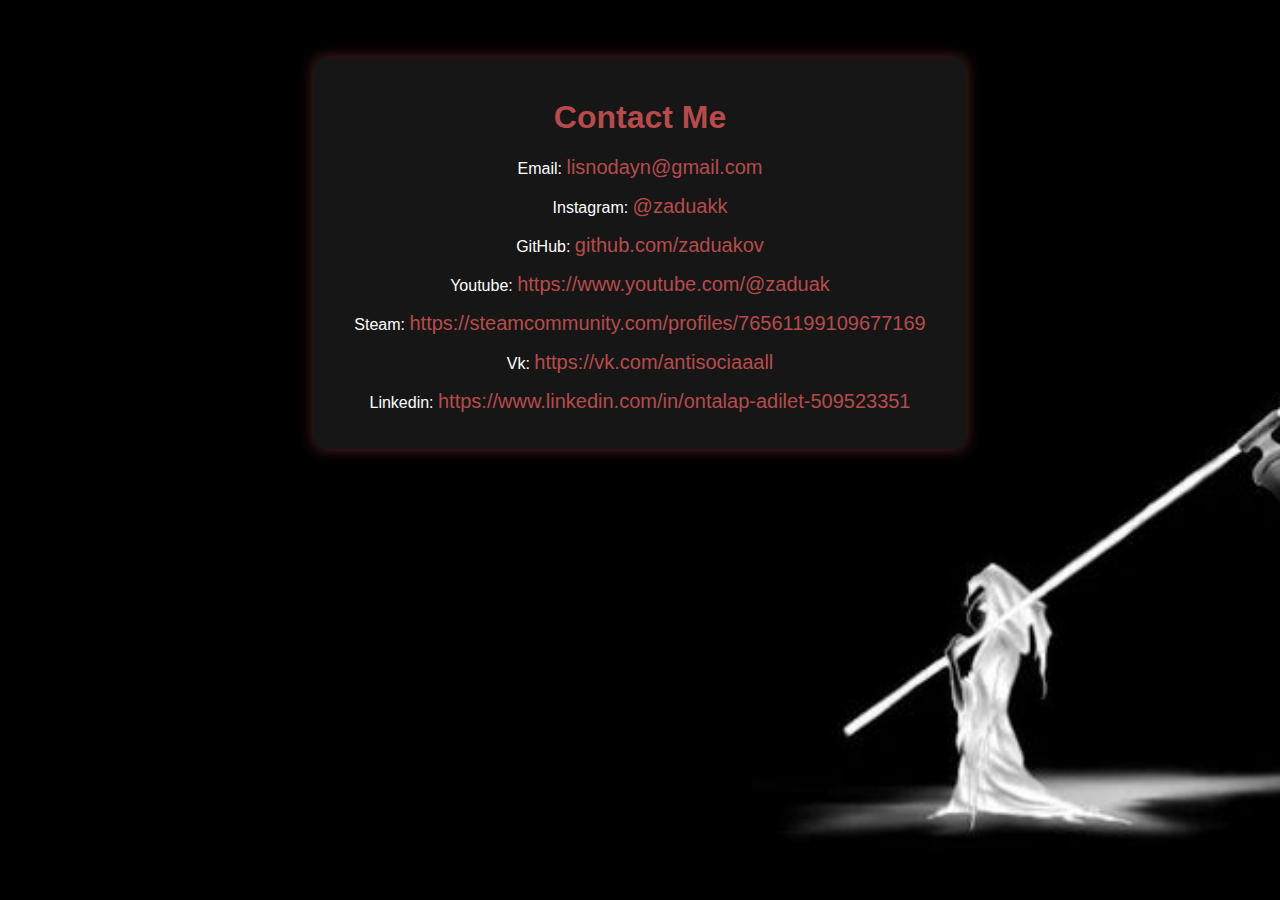
<file: contact.html>
<!DOCTYPE html>
<html lang="en">
<head>
    <meta charset="UTF-8">
    <meta name="viewport" content="width=device-width, initial-scale=1.0">
    <title>My Contacts</title>
    <style>
        body {
            background: url('img/c474eb0e0ac441251a43e338ca71f5b8.jpg') no-repeat center center fixed;
            background-size: cover;
            color: white;
            font-family: Arial, sans-serif;
            text-align: center;
            padding-top: 50px;
        }
        h1 {
            color: #b74b4b;
            margin-bottom: 20px;
        }
        a {
            color: #b74b4b;
            text-decoration: none;
            font-size: 20px;
        }
        a:hover {
            text-decoration: underline;
        }
        .contact-box {
            background: rgba(26, 26, 26, 0.85);
            display: inline-block;
            padding: 20px 40px;
            border-radius: 10px;
            box-shadow: 0 0 15px rgba(183, 75, 75, 0.5);
        }
    </style>
</head>
<body>
    <div class="contact-box">
        <h1>Contact Me</h1>
        <p>Email: <a href="mailto:lisnodayn@gmail.com">lisnodayn@gmail.com</a></p>
        <p>Instagram: <a href="https://instagram.com/zaduakkk" target="_blank">@zaduakk</a></p>
        <p>GitHub: <a href="https://github.com/zaduakov" target="_blank">github.com/zaduakov</a></p>
        <p>Youtube: <a href="https://www.youtube.com/@zaduak" target="_blank">https://www.youtube.com/@zaduak</a></p>
        <p>Steam: <a href="https://steamcommunity.com/profiles/76561199109677169" target="_blank">https://steamcommunity.com/profiles/76561199109677169</a></p>
        <p>Vk: <a href="https://vk.com/antisociaaall" target="_blank">https://vk.com/antisociaaall</a></p>
        <p>Linkedin: <a href="https://www.linkedin.com/in/ontalap-adilet-509523351" target="_blank">https://www.linkedin.com/in/ontalap-adilet-509523351</a></p>
    </div>
</body>
</html>
</file>
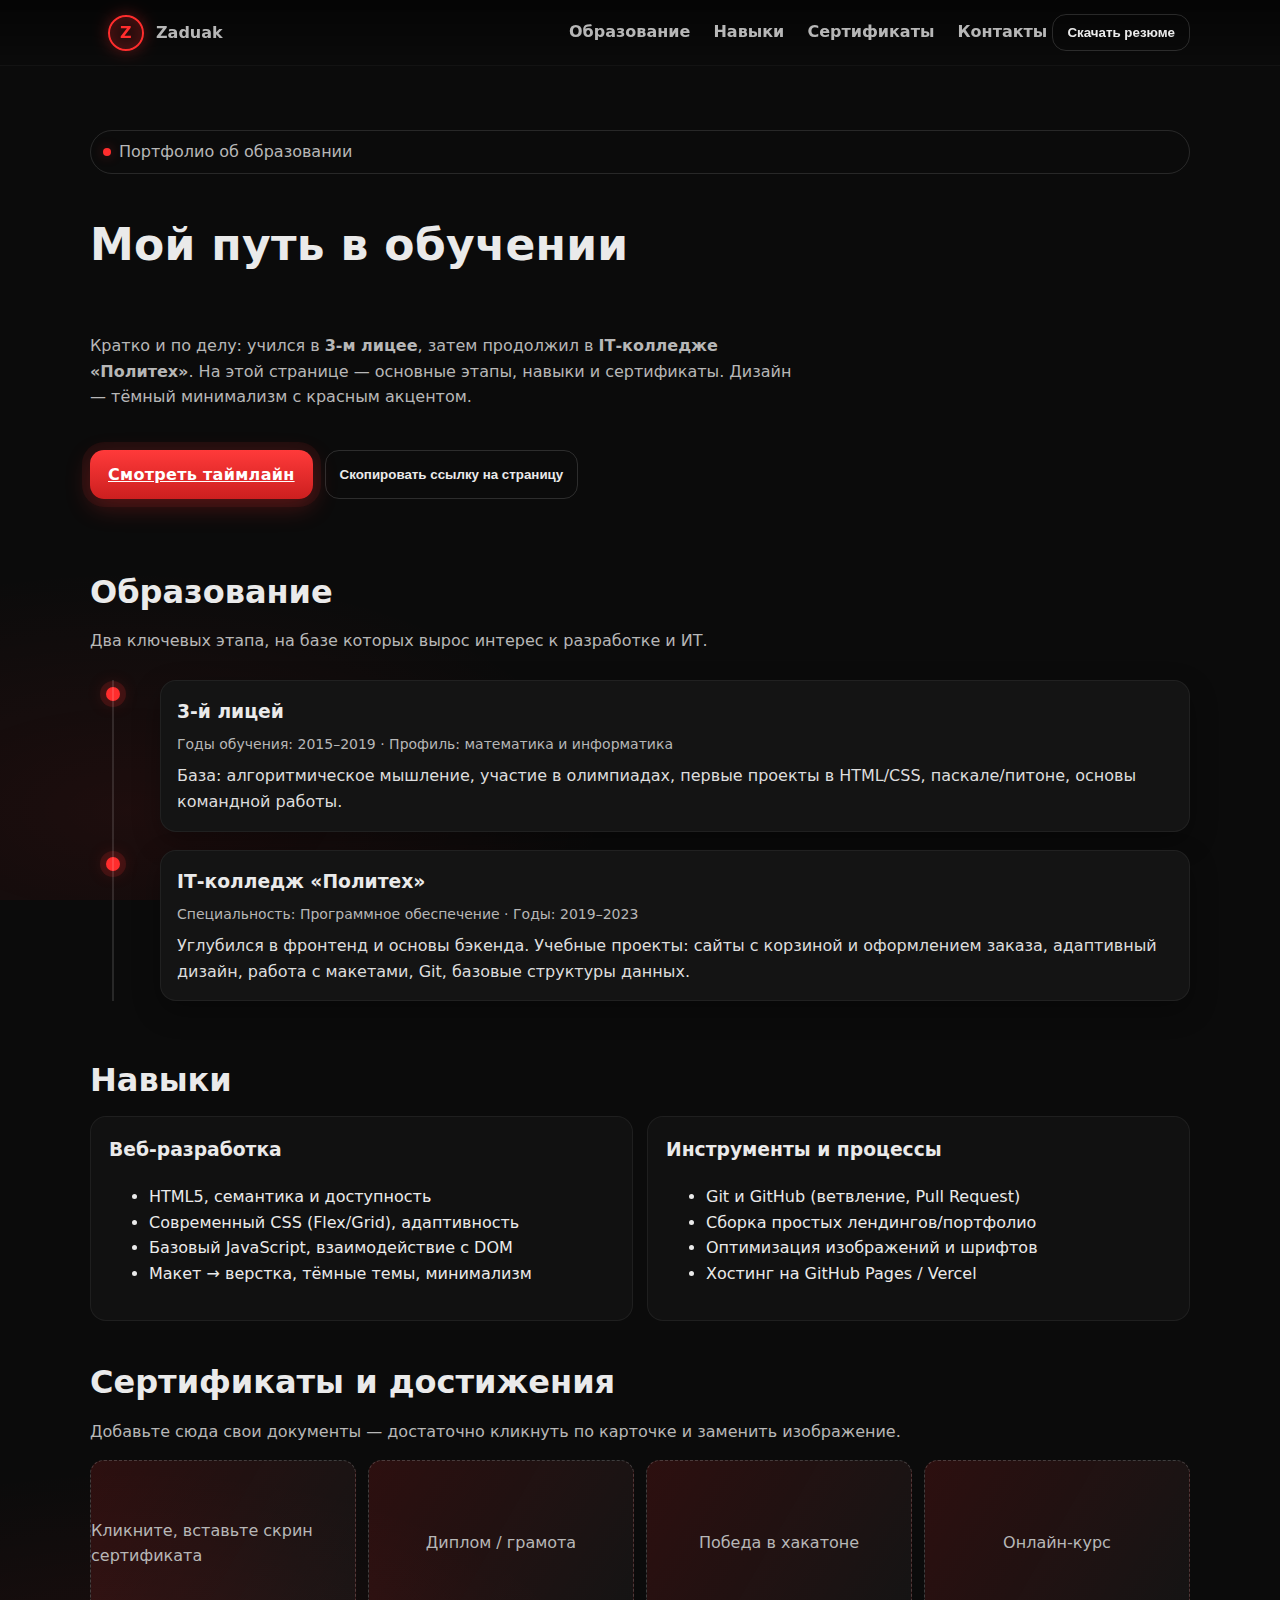
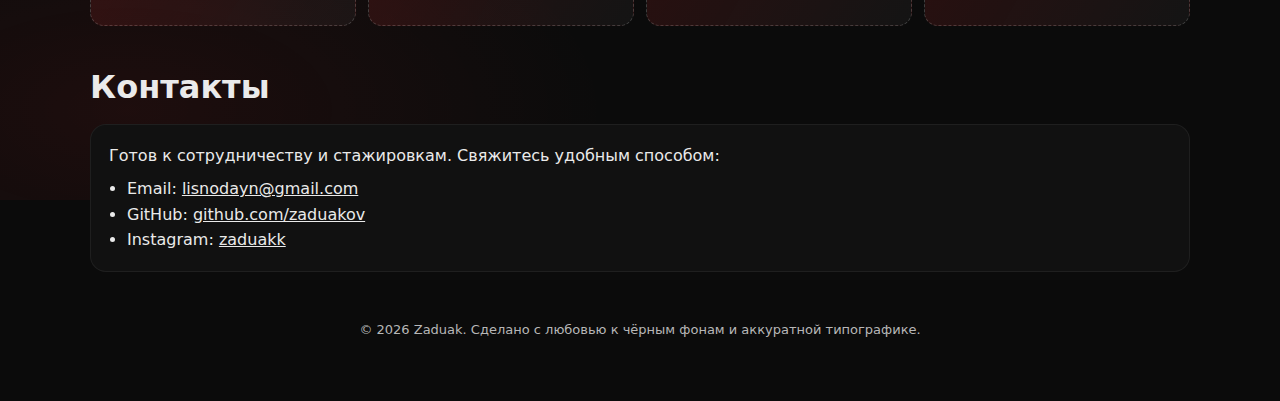
<file: Education.html>
<!DOCTYPE html>
<html lang="ru">
<head>
  <meta charset="UTF-8" />
  <meta name="viewport" content="width=device-width, initial-scale=1" />
  <title>Образование — Zaduak</title>
  <style>
    :root {
      --bg: #0b0b0b;         /* очень тёмный фон */
      --bg-soft: #111;       /* карточки/блоки */
      --text: #eaeaea;       /* базовый текст */
      --muted: #b7b7b7;      /* вторичный текст */
      --accent: #ff2d2d;     /* красный акцент под ваш бренд */
      --ring: rgba(255,45,45,.35);
      --card: #141414;
    }

    * { box-sizing: border-box; }
    html, body { height: 100%; }
    body {
      margin: 0;
      font-family: system-ui, -apple-system, Segoe UI, Roboto, Ubuntu, Cantarell, "Noto Sans", "Helvetica Neue", Arial, "Apple Color Emoji", "Segoe UI Emoji";
      background: radial-gradient(1200px 600px at 10% 90%, rgba(255,45,45,.08), transparent 40%) , var(--bg);
      color: var(--text);
      line-height: 1.6;
    }

    .container { width: min(1100px, 92%); margin: 0 auto; }

    header {
      position: sticky; top: 0; z-index: 10;
      backdrop-filter: blur(6px);
      background: linear-gradient(180deg, rgba(0,0,0,.55), rgba(0,0,0,.25) 60%, transparent);
      border-bottom: 1px solid rgba(255,255,255,.06);
    }

    .nav {
      display: flex; align-items: center; justify-content: space-between;
      padding: 14px 0;
    }
    .brand { display: flex; gap: 12px; align-items: center; text-decoration: none; color: var(--text); }
    .brand-logo {
      width: 36px; height: 36px; border-radius: 50%;
      border: 2px solid var(--accent);
      display: grid; place-items: center; font-weight: 800; letter-spacing: .5px; color: var(--accent);
      box-shadow: 0 0 24px var(--ring) inset, 0 0 16px var(--ring);
    }
    .nav a { color: var(--muted); text-decoration: none; margin-left: 18px; font-weight: 600; }
    .nav a:hover { color: var(--text); }

    .ghost-btn {
      background: transparent; border: 1px solid rgba(255,255,255,.14); color: var(--text);
      padding: 10px 14px; border-radius: 14px; cursor: pointer; font-weight: 600;
    }
    .ghost-btn:hover { border-color: rgba(255,255,255,.28); box-shadow: 0 0 0 6px rgba(255,255,255,.06) }

    .hero { display: grid; gap: 18px; padding: 64px 0 40px; }
    .title {
      font-size: clamp(28px, 5vw, 44px);
      line-height: 1.1;
      font-weight: 900;
      letter-spacing: .3px;
    }
    .subtitle { color: var(--muted); max-width: 720px; }

    .cta-row { display: flex; gap: 12px; flex-wrap: wrap; margin-top: 6px; }
    .btn {
      background: linear-gradient(180deg, #ff3a3a, #cc1f1f);
      color: #fff; border: none; padding: 12px 18px; border-radius: 14px; cursor: pointer;
      font-weight: 700; letter-spacing: .3px;
      box-shadow: 0 8px 24px rgba(255,45,45,.25), 0 0 0 8px rgba(255,45,45,.08);
    }
    .btn:hover { transform: translateY(-1px); }

    .section { padding: 28px 0 8px; }
    .section h2 { font-size: clamp(22px, 4vw, 32px); margin: 0 0 10px; }
    .section p.lead { color: var(--muted); margin-top: 0; }

    /* Таймлайн */
    .timeline { position: relative; margin: 26px 0 18px; }
    .timeline::before {
      content: ""; position: absolute; left: 22px; top: 0; bottom: 0; width: 2px; background: rgba(255,255,255,.12);
    }
    .t-item { display: grid; grid-template-columns: 56px 1fr; gap: 14px; margin-bottom: 18px; }
    .t-dot {
      width: 14px; height: 14px; border-radius: 50%; background: var(--accent);
      box-shadow: 0 0 0 6px rgba(255,45,45,.15), 0 0 18px var(--ring);
      margin: 7px 0 0 16px;
    }
    .t-card {
      background: var(--card); border: 1px solid rgba(255,255,255,.06); border-radius: 16px;
      padding: 16px; box-shadow: 0 10px 28px rgba(0,0,0,.3);
    }
    .t-title { font-weight: 800; margin: 0 0 6px; }
    .t-meta { color: var(--muted); font-size: 14px; margin-bottom: 8px; }
    .t-desc { margin: 0; color: #ddd; }

    .grid {
      display: grid; gap: 14px; grid-template-columns: repeat(12, 1fr);
    }
    .col-6 { grid-column: span 6; }
    .col-12 { grid-column: span 12; }
    @media (max-width: 820px) { .col-6 { grid-column: span 12; } }

    .card {
      background: var(--bg-soft); border: 1px solid rgba(255,255,255,.06); border-radius: 16px; padding: 18px;
    }

    footer { padding: 40px 0 60px; color: var(--muted); text-align: center; }
    .small { font-size: 13px; }

    /* Галерея сертификатов (плейсхолдеры) */
    .certs { display: grid; grid-template-columns: repeat(auto-fit, minmax(220px, 1fr)); gap: 12px; }
    .cert { aspect-ratio: 16/10; border-radius: 14px; background: linear-gradient(120deg, rgba(255,45,45,.14), rgba(255,255,255,.04)); border: 1px dashed rgba(255,255,255,.18); display: grid; place-items: center; color: var(--muted); }

    .chip { display: inline-flex; gap: 8px; align-items: center; padding: 8px 12px; border: 1px solid rgba(255,255,255,.12); border-radius: 999px; color: var(--muted); }
    .chip i { width: 8px; height: 8px; border-radius: 50%; background: var(--accent); box-shadow: 0 0 12px var(--ring); }
  </style>
</head>
<body>
  <header>
    <div class="container nav">
      <a class="brand" href="#top">
        <span class="brand-logo">Z</span>
        <strong>Zaduak</strong>
      </a>
      <nav>
        <a href="#education">Образование</a>
        <a href="#skills">Навыки</a>
        <a href="#certificates">Сертификаты</a>
        <a href="#contacts">Контакты</a>
        <button class="ghost-btn" id="downloadCv">Скачать резюме</button>
      </nav>
    </div>
  </header>

  <main class="container">
    <section class="hero" id="top">
      <div class="chip"><i></i> Портфолио об образовании</div>
      <h1 class="title">Мой путь в обучении</h1>
      <p class="subtitle">Кратко и по делу: учился в <b>3‑м лицее</b>, затем продолжил в <b>IT‑колледже «Политех»</b>. На этой странице — основные этапы, навыки и сертификаты. Дизайн — тёмный минимализм с красным акцентом.</p>
      <div class="cta-row">
        <a class="btn" href="#education">Смотреть таймлайн</a>
        <button class="ghost-btn" id="copyLink">Скопировать ссылку на страницу</button>
      </div>
    </section>

    <section class="section" id="education">
      <h2>Образование</h2>
      <p class="lead">Два ключевых этапа, на базе которых вырос интерес к разработке и ИТ.</p>

      <div class="timeline">
        <!-- Лицей -->
        <div class="t-item">
          <div class="t-dot"></div>
          <div class="t-card">
            <h3 class="t-title">3‑й лицей</h3>
            <div class="t-meta">Годы обучения: <span contenteditable>2015–2019</span> · Профиль: <span contenteditable>математика и информатика</span></div>
            <p class="t-desc">База: алгоритмическое мышление, участие в олимпиадах, первые проекты в HTML/CSS, паскале/питоне, основы командной работы.</p>
          </div>
        </div>
        <!-- Колледж -->
        <div class="t-item">
          <div class="t-dot"></div>
          <div class="t-card">
            <h3 class="t-title">IT‑колледж «Политех»</h3>
            <div class="t-meta">Специальность: <span contenteditable>Программное обеспечение</span> · Годы: <span contenteditable>2019–2023</span></div>
            <p class="t-desc">Углубился в фронтенд и основы бэкенда. Учебные проекты: сайты с корзиной и оформлением заказа, адаптивный дизайн, работа с макетами, Git, базовые структуры данных.</p>
          </div>
        </div>
      </div>
    </section>

    <section class="section" id="skills">
      <h2>Навыки</h2>
      <div class="grid">
        <div class="col-6 card">
          <h3 style="margin-top:0">Веб‑разработка</h3>
          <ul>
            <li>HTML5, семантика и доступность</li>
            <li>Современный CSS (Flex/Grid), адаптивность</li>
            <li>Базовый JavaScript, взаимодействие с DOM</li>
            <li>Макет → верстка, тёмные темы, минимализм</li>
          </ul>
        </div>
        <div class="col-6 card">
          <h3 style="margin-top:0">Инструменты и процессы</h3>
          <ul>
            <li>Git и GitHub (ветвление, Pull Request)</li>
            <li>Сборка простых лендингов/портфолио</li>
            <li>Оптимизация изображений и шрифтов</li>
            <li>Хостинг на GitHub Pages / Vercel</li>
          </ul>
        </div>
      </div>
    </section>

    <section class="section" id="certificates">
      <h2>Сертификаты и достижения</h2>
      <p class="lead">Добавьте сюда свои документы — достаточно кликнуть по карточке и заменить изображение.</p>
      <div class="certs">
        <div class="cert" contenteditable>Кликните, вставьте скрин сертификата</div>
        <div class="cert" contenteditable>Диплом / грамота</div>
        <div class="cert" contenteditable>Победа в хакатоне</div>
        <div class="cert" contenteditable>Онлайн‑курс</div>
      </div>
    </section>

    <section class="section" id="contacts">
      <h2>Контакты</h2>
      <div class="card">
        <p style="margin:0 0 8px">Готов к сотрудничеству и стажировкам. Свяжитесь удобным способом:</p>
        <ul style="margin:0; padding-left:18px">
          <li>Email: <a href="mailto:you@example.com" style="color:var(--text)">lisnodayn@gmail.com</a></li>
          <li>GitHub: <a href="#" style="color:var(--text)">github.com/zaduakov</a></li>
          <li>Instagram: <a href="#" style="color:var(--text)">zaduakk</a></li>
        </ul>
      </div>
    </section>
  </main>

  <footer>
    <div class="container">
      <div class="small">© <span id="year"></span> Zaduak. Сделано с любовью к чёрным фонам и аккуратной типографике.</div>
    </div>
  </footer>

  <script>
    // Год в футере
    document.getElementById('year').textContent = new Date().getFullYear();

    // Скачивание простого PDF‑резюме‑плейсхолдера (генерация из текста)
    document.getElementById('downloadCv').addEventListener('click', () => {
      const blob = new Blob([
        `Резюме — Zaduak\n\nОбразование:\n• 3‑й лицей — профиль: математика и информатика\n• IT‑колледж «Политех» — специальность: Программное обеспечение\n\nНавыки:\n• HTML, CSS (Flex/Grid)\n• Базовый JavaScript\n• Git, GitHub\n\nКонтакты: you@example.com\n`], { type: 'text/plain;charset=utf-8' });
      const url = URL.createObjectURL(blob);
      const a = document.createElement('a');
      a.href = url; a.download = 'resume-zaduak.txt';
      a.click();
      URL.revokeObjectURL(url);
    });

    // Копирование ссылки на страницу (для хостинга тоже подойдет)
    document.getElementById('copyLink').addEventListener('click', async () => {
      try {
        await navigator.clipboard.writeText(window.location.href);
        alert('Ссылка скопирована.');
      } catch (e) { alert('Скопируйте из адресной строки вручную.'); }
    });
  </script>
</body>
</html>
</file>
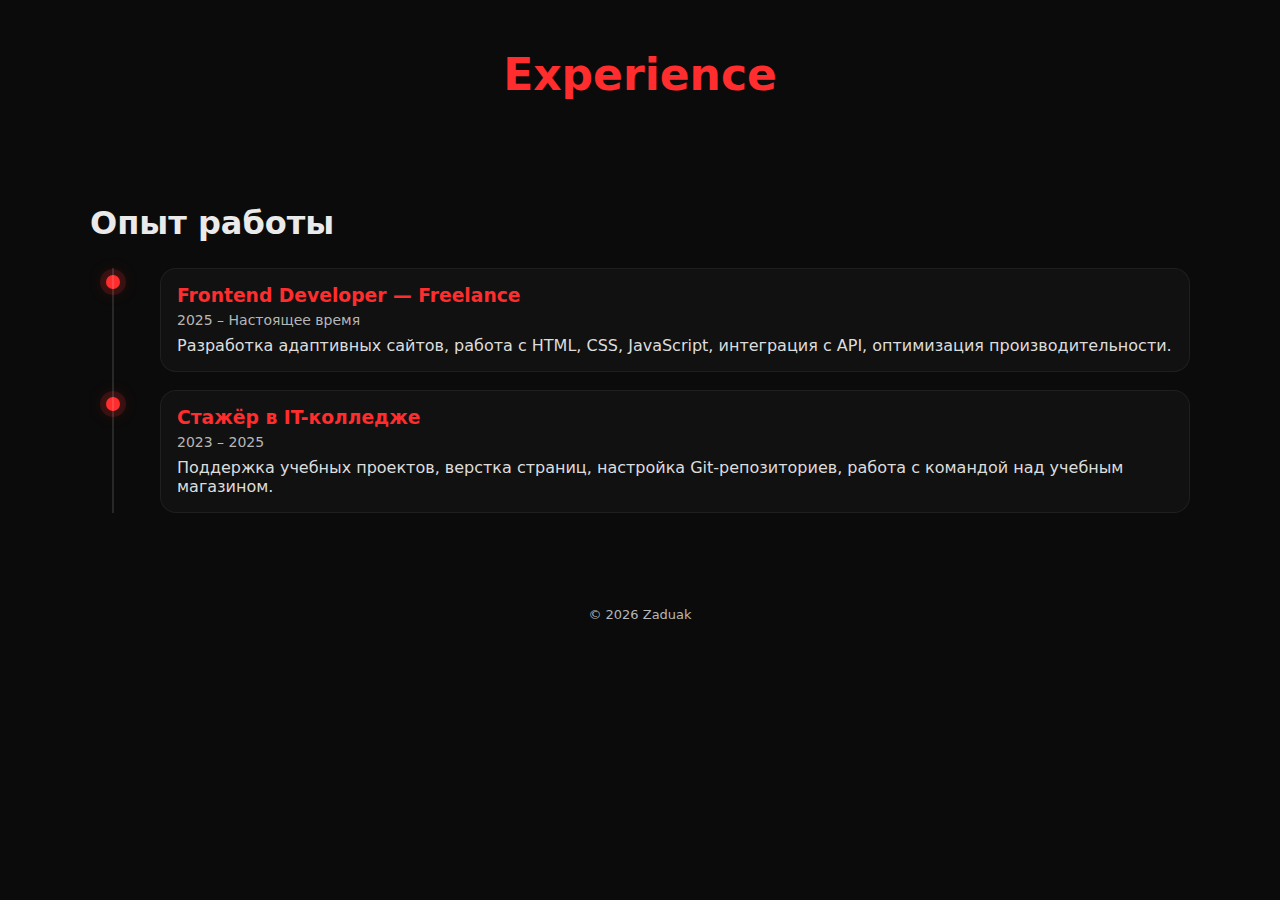
<file: Experience.html>
<!DOCTYPE html>
<html lang="ru">
<head>
  <meta charset="UTF-8" />
  <meta name="viewport" content="width=device-width, initial-scale=1" />
  <title>Experience — Zaduak</title>
  <style>
    :root {
      --bg: #0b0b0b;
      --bg-soft: #111;
      --text: #eaeaea;
      --muted: #b7b7b7;
      --accent: #ff2d2d;
      --ring: rgba(255,45,45,.35);
    }
    body {
      margin: 0;
      font-family: system-ui, sans-serif;
      background: var(--bg);
      color: var(--text);
    }
    .container { width: min(1100px, 92%); margin: auto; }
    header { padding: 20px 0; text-align: center; }
    .title { font-size: clamp(28px, 5vw, 44px); font-weight: 900; color: var(--accent); }
    .section { padding: 28px 0; }
    h2 { font-size: clamp(22px, 4vw, 32px); margin-bottom: 10px; }
    .timeline { position: relative; margin: 26px 0; }
    .timeline::before { content: ""; position: absolute; left: 22px; top: 0; bottom: 0; width: 2px; background: rgba(255,255,255,.12); }
    .t-item { display: grid; grid-template-columns: 56px 1fr; gap: 14px; margin-bottom: 18px; }
    .t-dot { width: 14px; height: 14px; border-radius: 50%; background: var(--accent); box-shadow: 0 0 0 6px rgba(255,45,45,.15), 0 0 18px var(--ring); margin: 7px 0 0 16px; }
    .t-card { background: var(--bg-soft); border: 1px solid rgba(255,255,255,.06); border-radius: 16px; padding: 16px; }
    .t-title { font-weight: 800; margin: 0 0 6px; color: var(--accent); }
    .t-meta { color: var(--muted); font-size: 14px; margin-bottom: 8px; }
    .t-desc { margin: 0; color: #ddd; }
    footer { padding: 40px 0 60px; color: var(--muted); text-align: center; font-size: 13px; }
  </style>
</head>
<body>
  <header>
    <div class="container">
      <h1 class="title">Experience</h1>
    </div>
  </header>
  <main class="container">
    <section class="section">
      <h2>Опыт работы</h2>
      <div class="timeline">
        <div class="t-item">
          <div class="t-dot"></div>
          <div class="t-card">
            <h3 class="t-title">Frontend Developer — Freelance</h3>
            <div class="t-meta">2025 – Настоящее время</div>
            <p class="t-desc">Разработка адаптивных сайтов, работа с HTML, CSS, JavaScript, интеграция с API, оптимизация производительности.</p>
          </div>
        </div>
        <div class="t-item">
          <div class="t-dot"></div>
          <div class="t-card">
            <h3 class="t-title">Стажёр в IT-колледже</h3>
            <div class="t-meta">2023 – 2025</div>
            <p class="t-desc">Поддержка учебных проектов, верстка страниц, настройка Git-репозиториев, работа с командой над учебным магазином.</p>
          </div>
        </div>
      </div>
    </section>
  </main>
  <footer>
    <div class="container">© <span id="year"></span> Zaduak</div>
  </footer>
  <script>document.getElementById('year').textContent = new Date().getFullYear();</script>
</body>
</html>
</file>
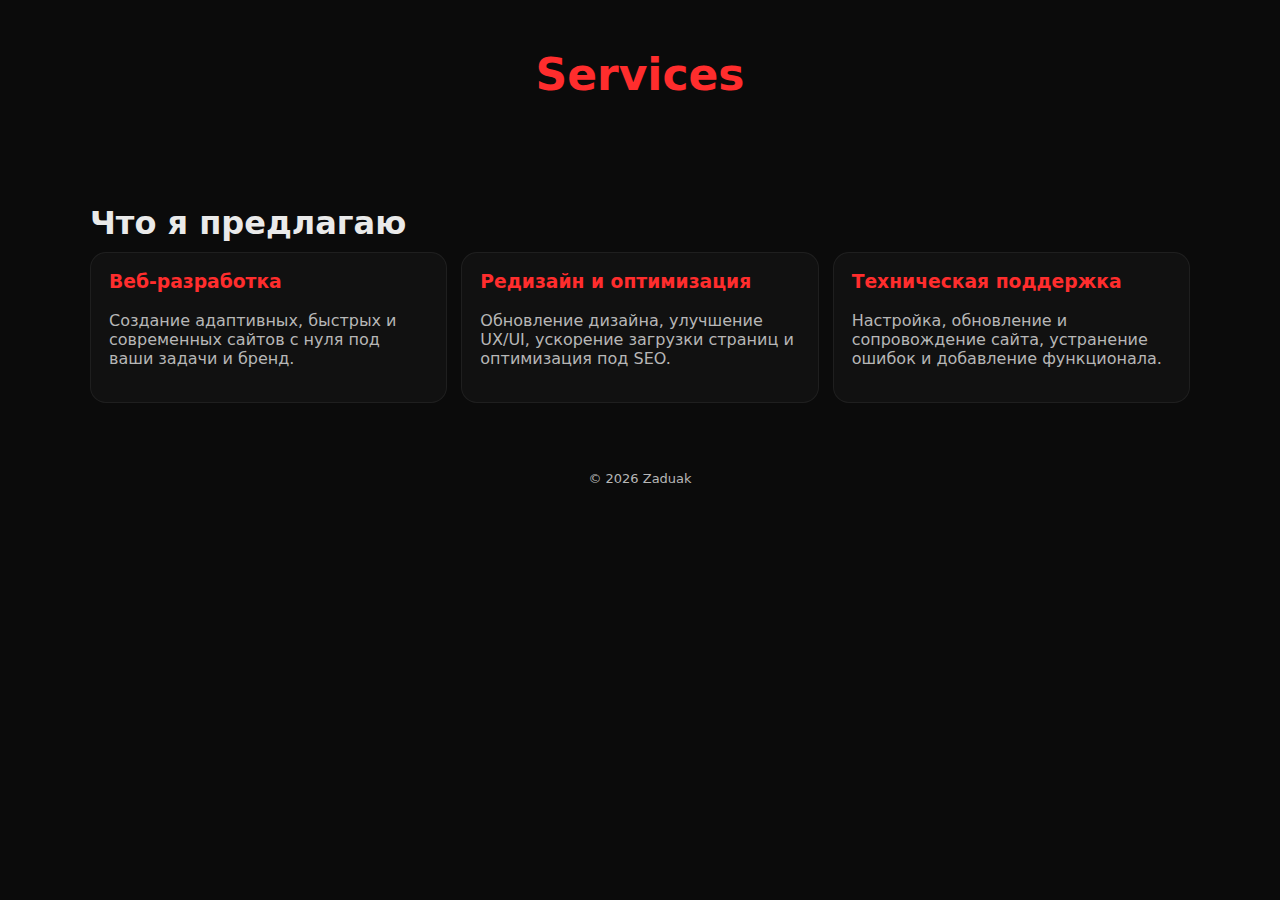
<file: Services .html>
<!DOCTYPE html>
<html lang="ru">
<head>
  <meta charset="UTF-8" />
  <meta name="viewport" content="width=device-width, initial-scale=1" />
  <title>Services — Zaduak</title>
  <style>
    :root {
      --bg: #0b0b0b;
      --bg-soft: #111;
      --text: #eaeaea;
      --muted: #b7b7b7;
      --accent: #ff2d2d;
      --ring: rgba(255,45,45,.35);
    }
    body {
      margin: 0;
      font-family: system-ui, sans-serif;
      background: var(--bg);
      color: var(--text);
    }
    .container { width: min(1100px, 92%); margin: auto; }
    header { padding: 20px 0; text-align: center; }
    .title { font-size: clamp(28px, 5vw, 44px); font-weight: 900; color: var(--accent); }
    .section { padding: 28px 0; }
    h2 { font-size: clamp(22px, 4vw, 32px); margin-bottom: 10px; }
    .grid { display: grid; gap: 14px; grid-template-columns: repeat(auto-fit, minmax(250px, 1fr)); }
    .card { background: var(--bg-soft); border: 1px solid rgba(255,255,255,.06); border-radius: 16px; padding: 18px; }
    .card h3 { margin-top: 0; color: var(--accent); }
    .card p { color: var(--muted); }
    footer { padding: 40px 0 60px; color: var(--muted); text-align: center; font-size: 13px; }
  </style>
</head>
<body>
  <header>
    <div class="container">
      <h1 class="title">Services</h1>
    </div>
  </header>
  <main class="container">
    <section class="section">
      <h2>Что я предлагаю</h2>
      <div class="grid">
        <div class="card">
          <h3>Веб-разработка</h3>
          <p>Создание адаптивных, быстрых и современных сайтов с нуля под ваши задачи и бренд.</p>
        </div>
        <div class="card">
          <h3>Редизайн и оптимизация</h3>
          <p>Обновление дизайна, улучшение UX/UI, ускорение загрузки страниц и оптимизация под SEO.</p>
        </div>
        <div class="card">
          <h3>Техническая поддержка</h3>
          <p>Настройка, обновление и сопровождение сайта, устранение ошибок и добавление функционала.</p>
        </div>
      </div>
    </section>
  </main>
  <footer>
    <div class="container">© <span id="year"></span> Zaduak</div>
  </footer>
  <script>document.getElementById('year').textContent = new Date().getFullYear();</script>
</body>
</html>
</file>
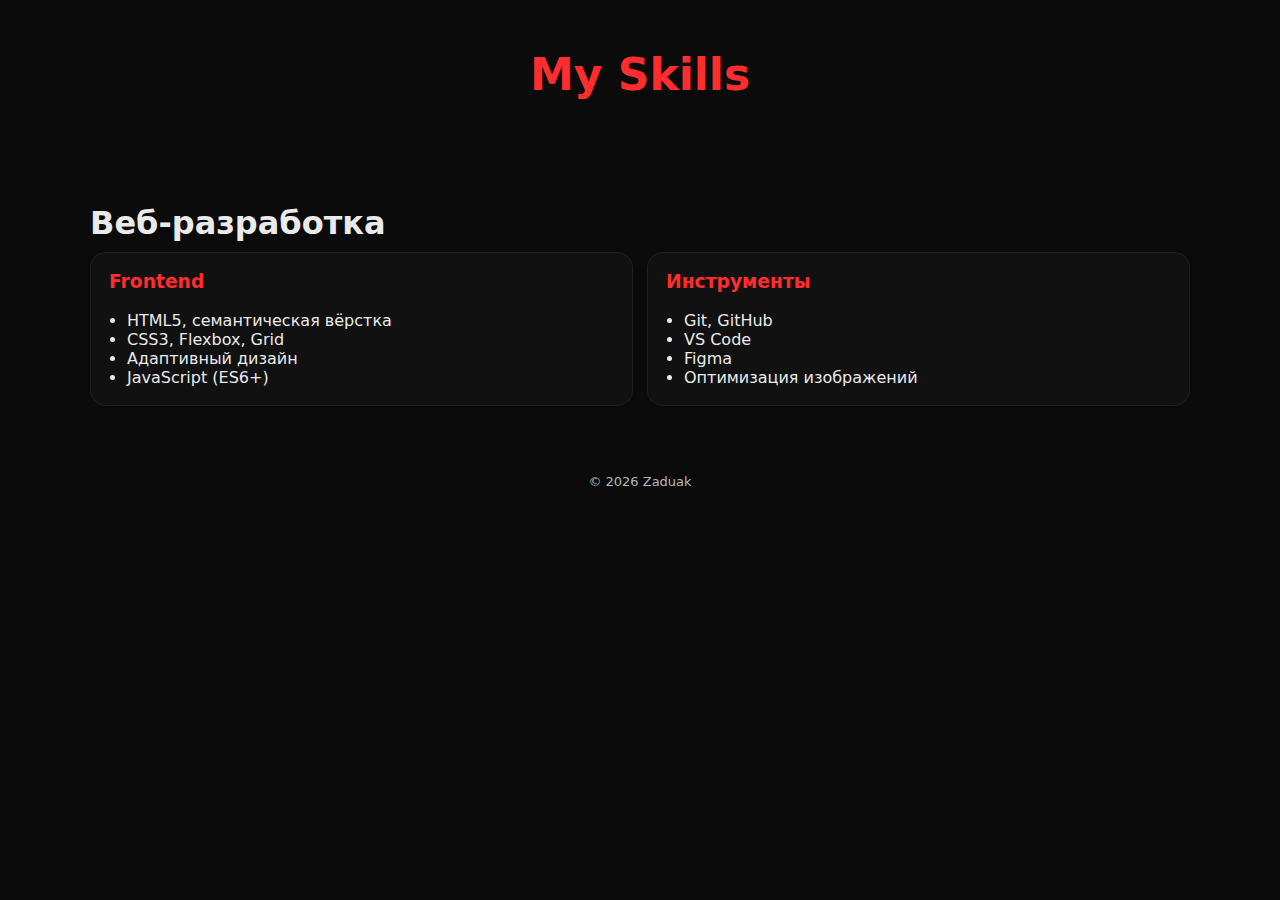
<file: Skills.html>
<!DOCTYPE html>
<html lang="ru">
<head>
  <meta charset="UTF-8" />
  <meta name="viewport" content="width=device-width, initial-scale=1" />
  <title>My Skills — Zaduak</title>
  <style>
    :root {
      --bg: #0b0b0b;
      --bg-soft: #111;
      --text: #eaeaea;
      --muted: #b7b7b7;
      --accent: #ff2d2d;
      --ring: rgba(255,45,45,.35);
    }
    body {
      margin: 0;
      font-family: system-ui, sans-serif;
      background: var(--bg);
      color: var(--text);
    }
    .container { width: min(1100px, 92%); margin: auto; }
    header { padding: 20px 0; text-align: center; }
    .title { font-size: clamp(28px, 5vw, 44px); font-weight: 900; color: var(--accent); }
    .section { padding: 28px 0; }
    h2 { font-size: clamp(22px, 4vw, 32px); margin-bottom: 10px; }
    .grid { display: grid; gap: 14px; grid-template-columns: repeat(auto-fit, minmax(250px, 1fr)); }
    .card { background: var(--bg-soft); border: 1px solid rgba(255,255,255,.06); border-radius: 16px; padding: 18px; }
    .card h3 { margin-top: 0; color: var(--accent); }
    ul { margin: 0; padding-left: 18px; }
    footer { padding: 40px 0 60px; color: var(--muted); text-align: center; font-size: 13px; }
  </style>
</head>
<body>
  <header>
    <div class="container">
      <h1 class="title">My Skills</h1>
    </div>
  </header>
  <main class="container">
    <section class="section">
      <h2>Веб‑разработка</h2>
      <div class="grid">
        <div class="card">
          <h3>Frontend</h3>
          <ul>
            <li>HTML5, семантическая вёрстка</li>
            <li>CSS3, Flexbox, Grid</li>
            <li>Адаптивный дизайн</li>
            <li>JavaScript (ES6+)</li>
          </ul>
        </div>
        <div class="card">
          <h3>Инструменты</h3>
          <ul>
            <li>Git, GitHub</li>
            <li>VS Code</li>
            <li>Figma</li>
            <li>Оптимизация изображений</li>
          </ul>
        </div>
      </div>
    </section>
  </main>
  <footer>
    <div class="container">© <span id="year"></span> Zaduak</div>
  </footer>
  <script>document.getElementById('year').textContent = new Date().getFullYear();</script>
</body>
</html>
</file>
